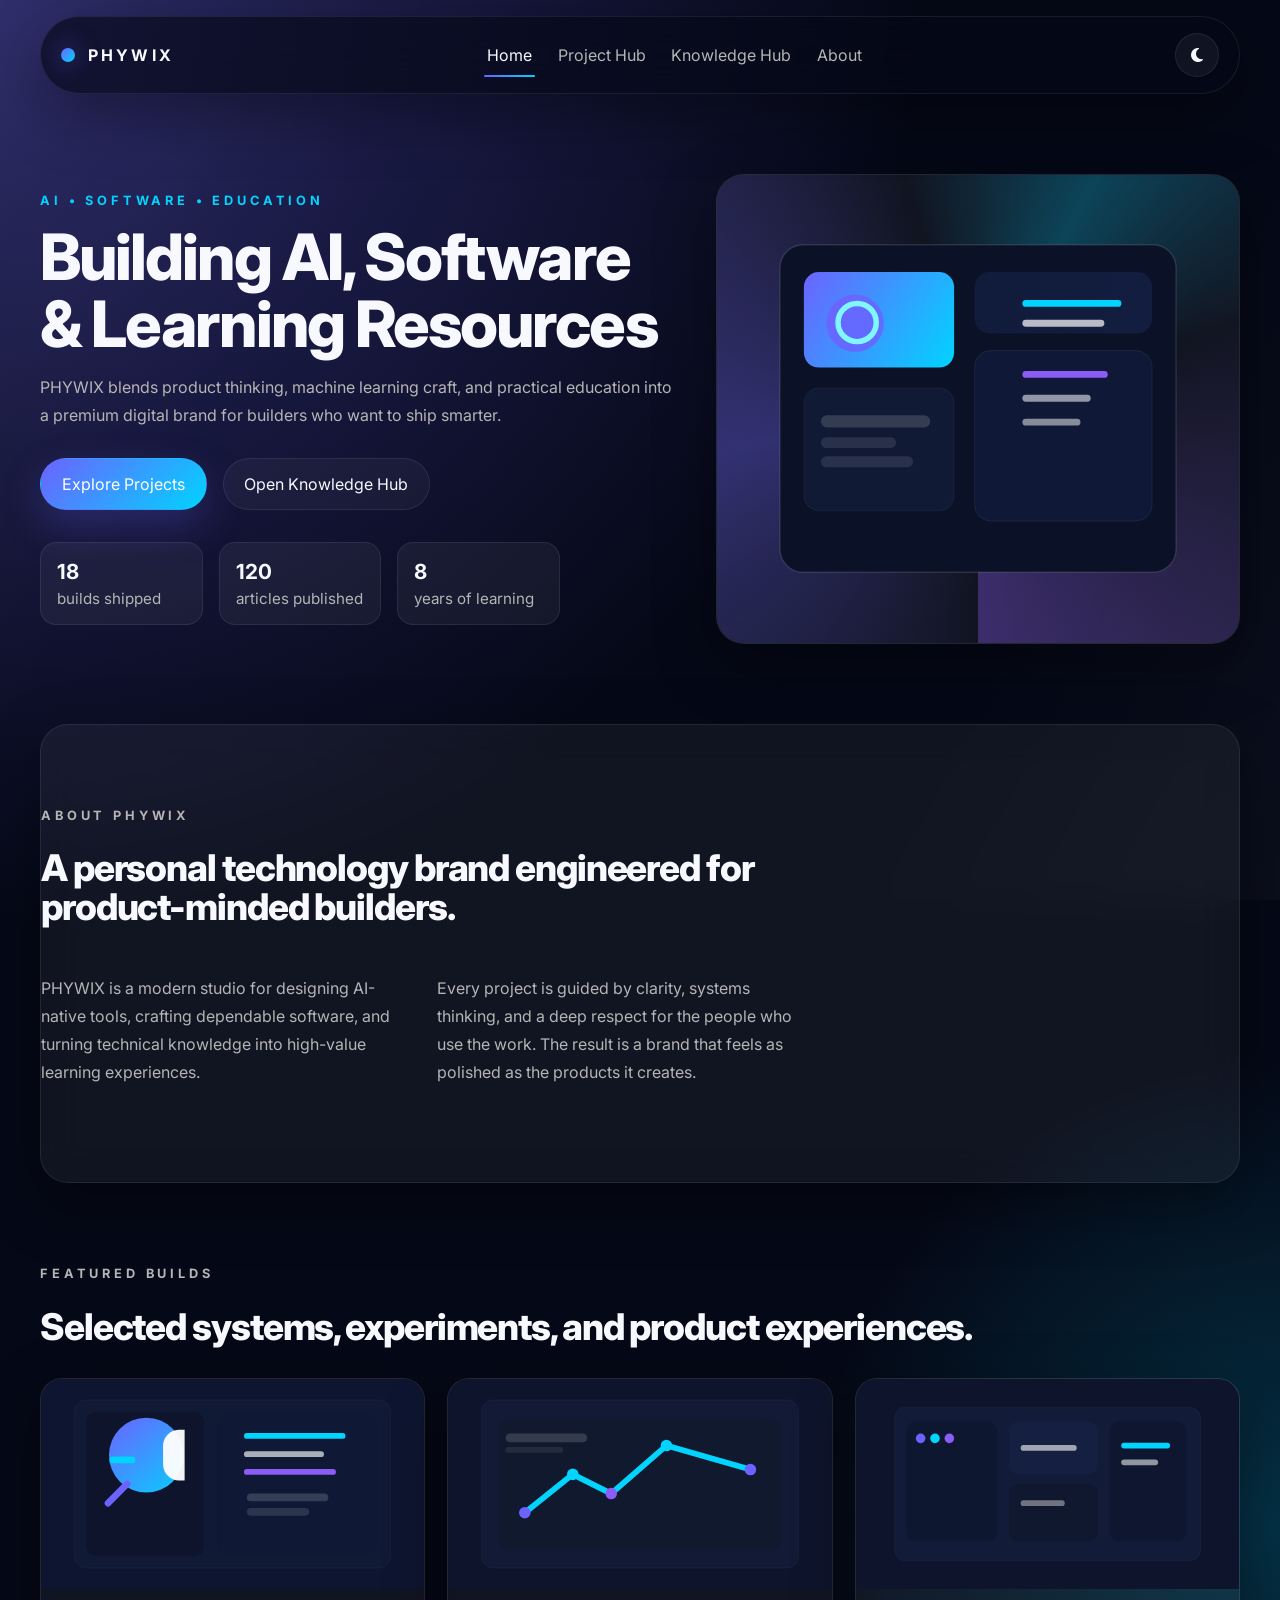
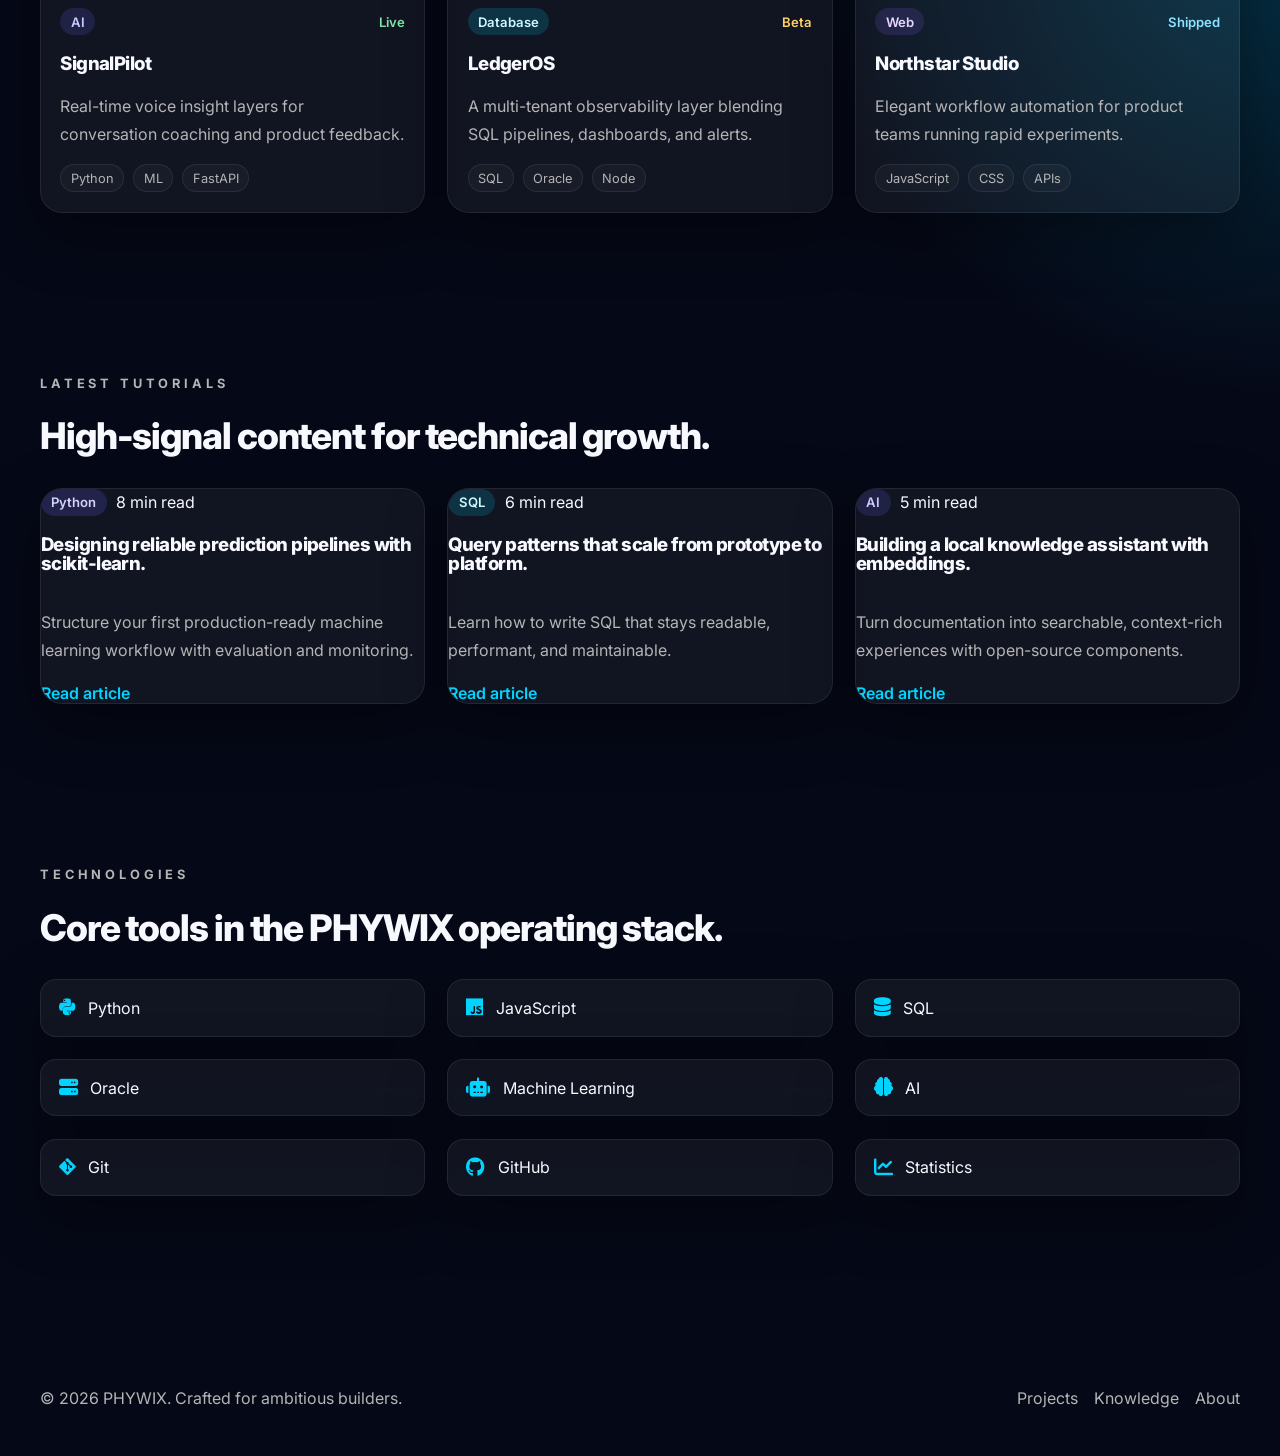
<file: index.html>
<!DOCTYPE html>
<html lang="en">
  <head>
    <meta charset="UTF-8" />
    <meta name="viewport" content="width=device-width, initial-scale=1.0" />
    <meta
      name="description"
      content="PHYWIX is a premium technology brand building AI, software, and learning experiences for modern teams and builders."
    />
    <meta name="theme-color" content="#050816" />
    <title>PHYWIX — Building AI, Software & Learning Resources</title>
    <link rel="preconnect" href="https://fonts.googleapis.com" />
    <link rel="preconnect" href="https://fonts.gstatic.com" crossorigin />
    <link
      href="https://fonts.googleapis.com/css2?family=Inter:wght@400;500;600;700;800&display=swap"
      rel="stylesheet"
    />
    <link
      rel="stylesheet"
      href="https://cdnjs.cloudflare.com/ajax/libs/font-awesome/6.5.2/css/all.min.css"
      integrity="sha512-..."
      crossorigin="anonymous"
      referrerpolicy="no-referrer"
    />
    <link rel="stylesheet" href="css/style.css" />
    <link rel="stylesheet" href="css/animations.css" />
    <link rel="stylesheet" href="css/responsive.css" />
  </head>
  <body>
    <div class="loading-screen" id="loadingScreen" aria-hidden="true">
      <div class="loading-shell">
        <div class="loading-orb"></div>
        <p>Initializing PHYWIX experience</p>
      </div>
    </div>

    <div class="scroll-progress" id="scrollProgress"></div>

    <header class="site-header">
      <a class="brand" href="index.html" aria-label="PHYWIX home">
        <span class="brand-mark"></span>
        <span>PHYWIX</span>
      </a>

      <button class="mobile-nav-toggle" id="mobileNavToggle" aria-expanded="false" aria-label="Toggle navigation">
        <span></span>
        <span></span>
        <span></span>
      </button>

      <nav class="site-nav" id="siteNav" aria-label="Primary navigation">
        <a href="index.html" class="active">Home</a>
        <a href="projects.html">Project Hub</a>
        <a href="knowledge.html">Knowledge Hub</a>
        <a href="about.html">About</a>
      </nav>

      <button class="icon-button theme-toggle" id="themeToggle" aria-label="Toggle theme">
        <i class="fa-solid fa-moon"></i>
      </button>
    </header>

    <main id="top">
      <section class="hero section">
        <div class="hero-copy reveal" data-reveal>
          <p class="eyebrow">AI • Software • Education</p>
          <h1>Building AI, Software & Learning Resources</h1>
          <p class="hero-text">
            PHYWIX blends product thinking, machine learning craft, and practical education into a premium digital brand for builders who want to ship smarter.
          </p>
          <div class="hero-actions">
            <a href="projects.html" class="button button-primary">Explore Projects</a>
            <a href="knowledge.html" class="button button-secondary">Open Knowledge Hub</a>
          </div>
          <div class="hero-stats">
            <div>
              <strong data-counter="18">0</strong>
              <span>builds shipped</span>
            </div>
            <div>
              <strong data-counter="120">0</strong>
              <span>articles published</span>
            </div>
            <div>
              <strong data-counter="8">0</strong>
              <span>years of learning</span>
            </div>
          </div>
        </div>
        <div class="hero-visual reveal" data-reveal>
          <div class="orbital-card">
            <img src="assets/images/hero-illustration.svg" alt="Futuristic dashboard illustration" loading="eager" />
          </div>
        </div>
      </section>

      <section class="glass-panel intro-panel section reveal" data-reveal>
        <div class="section-heading">
          <p class="eyebrow">About PHYWIX</p>
          <h2>A personal technology brand engineered for product-minded builders.</h2>
        </div>
        <div class="intro-grid">
          <p>
            PHYWIX is a modern studio for designing AI-native tools, crafting dependable software, and turning technical knowledge into high-value learning experiences.
          </p>
          <p>
            Every project is guided by clarity, systems thinking, and a deep respect for the people who use the work. The result is a brand that feels as polished as the products it creates.
          </p>
        </div>
      </section>

      <section class="section reveal" data-reveal>
        <div class="section-heading">
          <p class="eyebrow">Featured Builds</p>
          <h2>Selected systems, experiments, and product experiences.</h2>
        </div>
        <div class="projects-grid">
          <article class="card project-card tilt-card">
            <img src="assets/images/project-voice.svg" alt="Voice analysis assistant dashboard" loading="lazy" />
            <div class="card-body">
              <div class="card-meta"><span class="badge badge-ai">AI</span><span class="status live">Live</span></div>
              <h3>SignalPilot</h3>
              <p>Real-time voice insight layers for conversation coaching and product feedback.</p>
              <div class="tag-list"><span>Python</span><span>ML</span><span>FastAPI</span></div>
            </div>
          </article>
          <article class="card project-card tilt-card">
            <img src="assets/images/project-data.svg" alt="Analytics workspace interface" loading="lazy" />
            <div class="card-body">
              <div class="card-meta"><span class="badge badge-data">Database</span><span class="status beta">Beta</span></div>
              <h3>LedgerOS</h3>
              <p>A multi-tenant observability layer blending SQL pipelines, dashboards, and alerts.</p>
              <div class="tag-list"><span>SQL</span><span>Oracle</span><span>Node</span></div>
            </div>
          </article>
          <article class="card project-card tilt-card">
            <img src="assets/images/project-app.svg" alt="SaaS web app dashboard" loading="lazy" />
            <div class="card-body">
              <div class="card-meta"><span class="badge badge-web">Web</span><span class="status shipped">Shipped</span></div>
              <h3>Northstar Studio</h3>
              <p>Elegant workflow automation for product teams running rapid experiments.</p>
              <div class="tag-list"><span>JavaScript</span><span>CSS</span><span>APIs</span></div>
            </div>
          </article>
        </div>
      </section>

      <section class="section reveal" data-reveal>
        <div class="section-heading">
          <p class="eyebrow">Latest Tutorials</p>
          <h2>High-signal content for technical growth.</h2>
        </div>
        <div class="article-grid">
          <article class="card article-card">
            <div class="article-top">
              <span class="badge badge-python">Python</span>
              <span>8 min read</span>
            </div>
            <h3>Designing reliable prediction pipelines with scikit-learn.</h3>
            <p>Structure your first production-ready machine learning workflow with evaluation and monitoring.</p>
            <a href="knowledge.html" class="text-link">Read article</a>
          </article>
          <article class="card article-card">
            <div class="article-top">
              <span class="badge badge-db">SQL</span>
              <span>6 min read</span>
            </div>
            <h3>Query patterns that scale from prototype to platform.</h3>
            <p>Learn how to write SQL that stays readable, performant, and maintainable.</p>
            <a href="knowledge.html" class="text-link">Read article</a>
          </article>
          <article class="card article-card">
            <div class="article-top">
              <span class="badge badge-ai">AI</span>
              <span>5 min read</span>
            </div>
            <h3>Building a local knowledge assistant with embeddings.</h3>
            <p>Turn documentation into searchable, context-rich experiences with open-source components.</p>
            <a href="knowledge.html" class="text-link">Read article</a>
          </article>
        </div>
      </section>

      <section class="section reveal" data-reveal>
        <div class="section-heading">
          <p class="eyebrow">Technologies</p>
          <h2>Core tools in the PHYWIX operating stack.</h2>
        </div>
        <div class="tech-grid">
          <div class="skill-card"><i class="fa-brands fa-python"></i><span>Python</span></div>
          <div class="skill-card"><i class="fa-brands fa-js"></i><span>JavaScript</span></div>
          <div class="skill-card"><i class="fa-solid fa-database"></i><span>SQL</span></div>
          <div class="skill-card"><i class="fa-solid fa-server"></i><span>Oracle</span></div>
          <div class="skill-card"><i class="fa-solid fa-robot"></i><span>Machine Learning</span></div>
          <div class="skill-card"><i class="fa-solid fa-brain"></i><span>AI</span></div>
          <div class="skill-card"><i class="fa-brands fa-git-alt"></i><span>Git</span></div>
          <div class="skill-card"><i class="fa-brands fa-github"></i><span>GitHub</span></div>
          <div class="skill-card"><i class="fa-solid fa-chart-line"></i><span>Statistics</span></div>
        </div>
      </section>
    </main>

    <footer class="site-footer">
      <p>© <span id="year"></span> PHYWIX. Crafted for ambitious builders.</p>
      <div class="footer-links">
        <a href="projects.html">Projects</a>
        <a href="knowledge.html">Knowledge</a>
        <a href="about.html">About</a>
      </div>
    </footer>

    <button class="back-to-top" id="backToTop" aria-label="Back to top">
      <i class="fa-solid fa-arrow-up"></i>
    </button>

    <div class="toast" id="toast" role="status" aria-live="polite"></div>

    <script src="js/main.js"></script>
    <script src="js/animations.js"></script>
  </body>
</html>
</file>
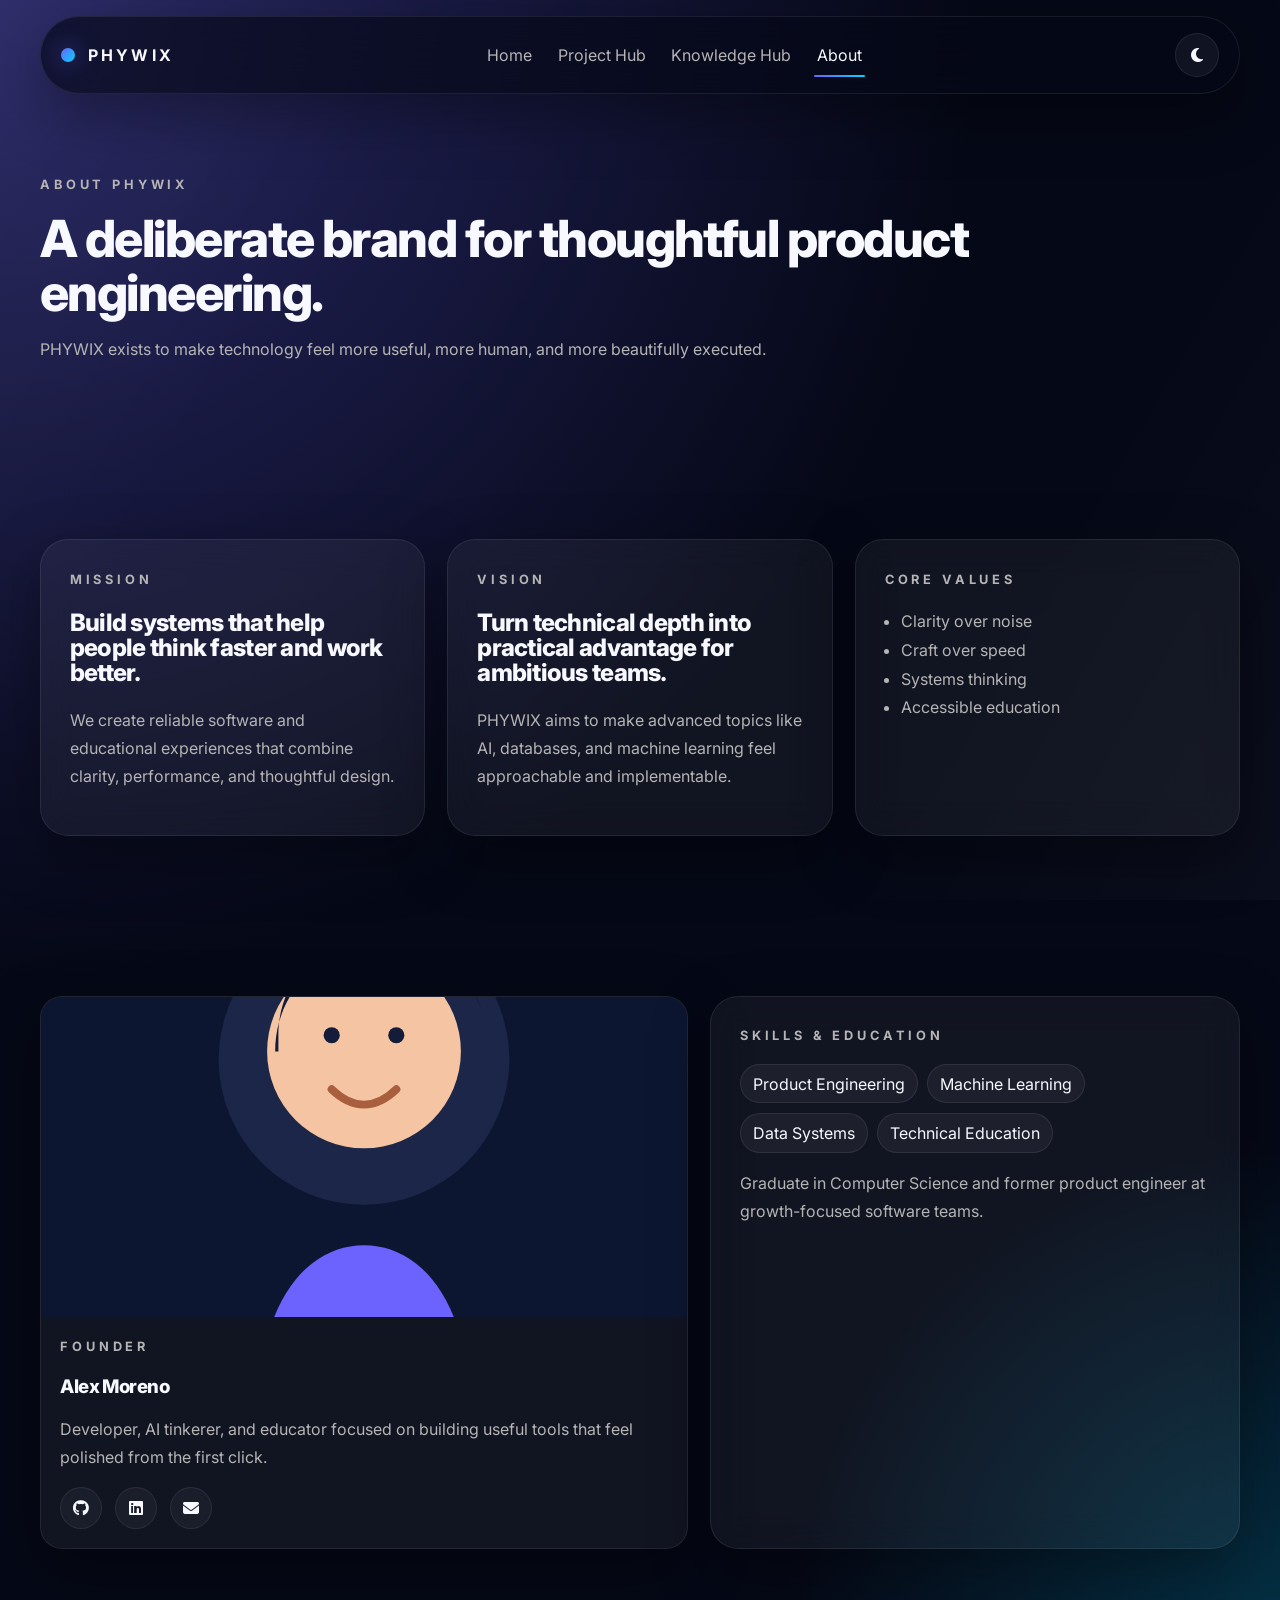
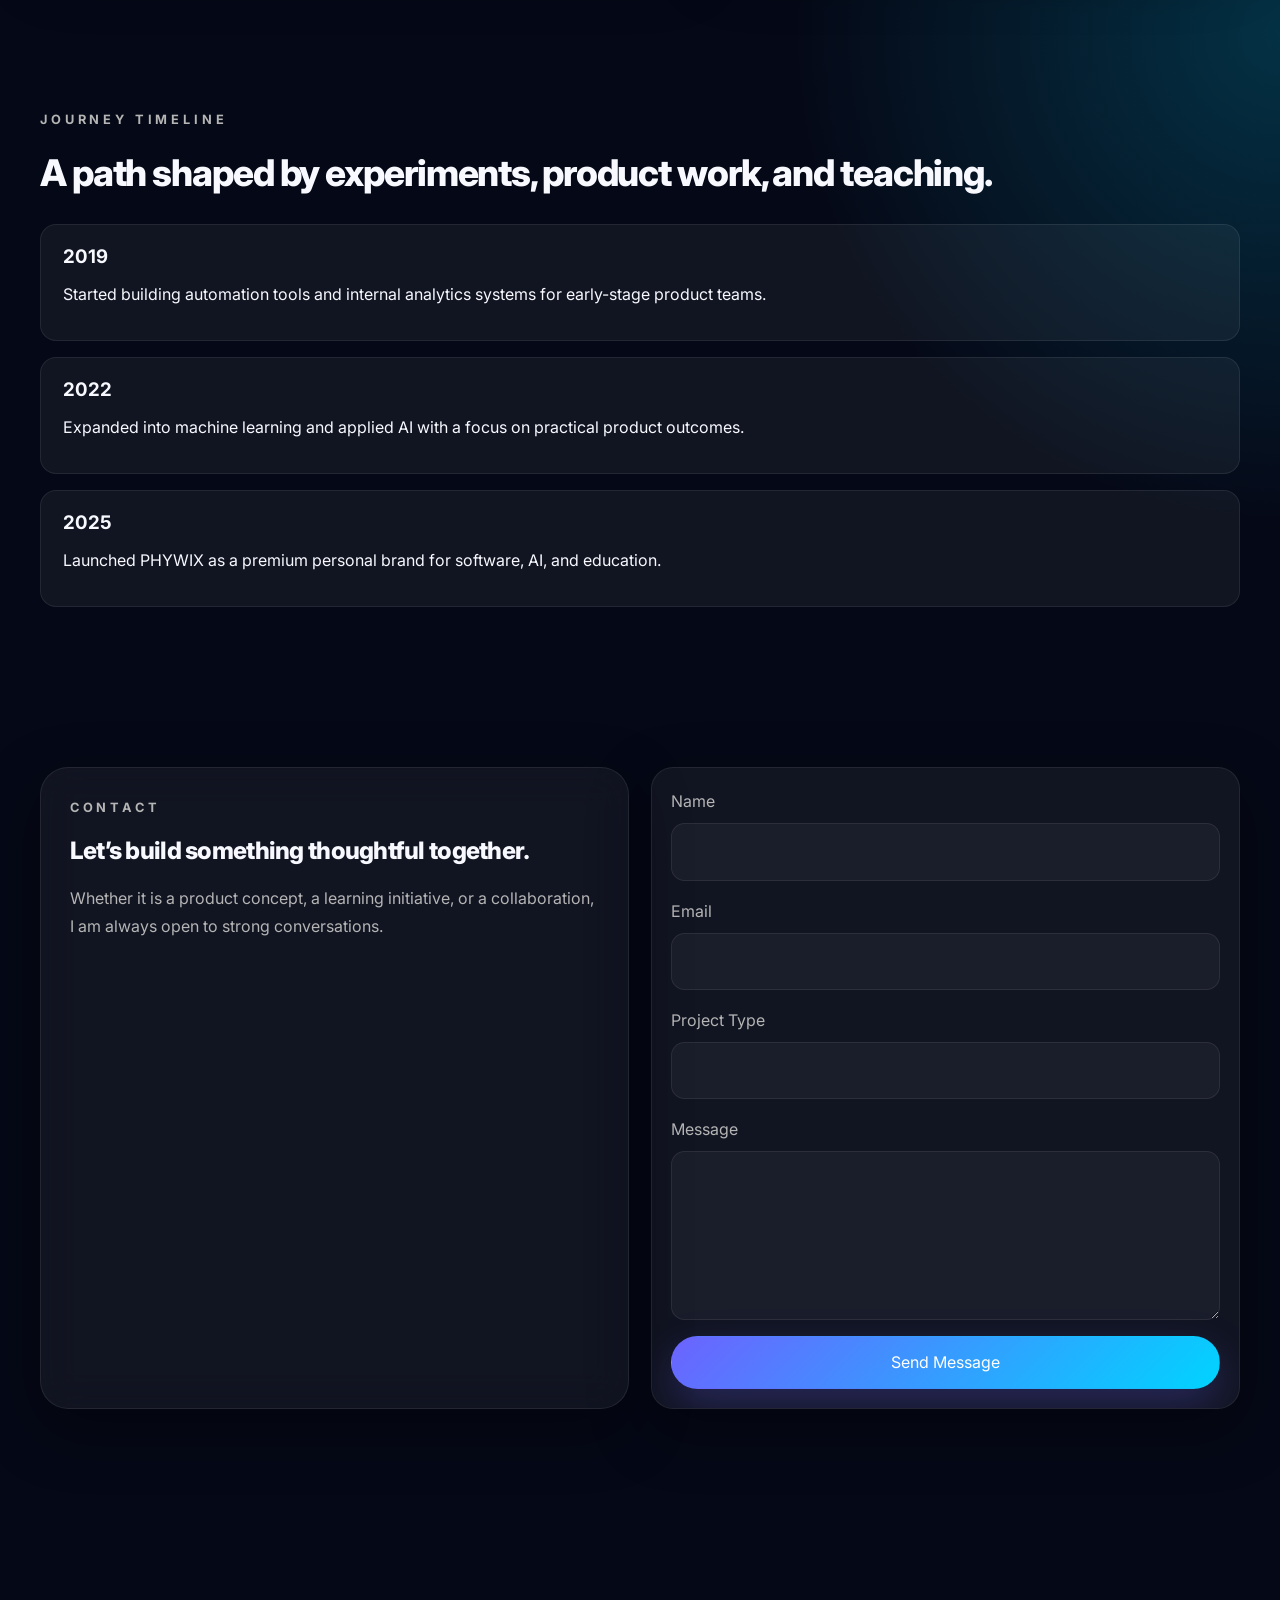
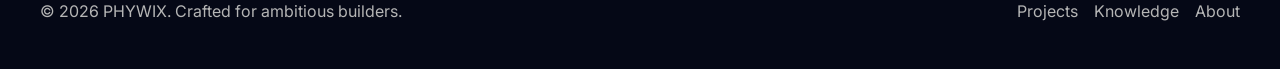
<file: about.html>
<!DOCTYPE html>
<html lang="en">
  <head>
    <meta charset="UTF-8" />
    <meta name="viewport" content="width=device-width, initial-scale=1.0" />
    <meta name="description" content="Learn about the PHYWIX mission, values, journey, and contact options." />
    <title>PHYWIX — About</title>
    <link rel="preconnect" href="https://fonts.googleapis.com" />
    <link rel="preconnect" href="https://fonts.gstatic.com" crossorigin />
    <link href="https://fonts.googleapis.com/css2?family=Inter:wght@400;500;600;700;800&display=swap" rel="stylesheet" />
    <link rel="stylesheet" href="https://cdnjs.cloudflare.com/ajax/libs/font-awesome/6.5.2/css/all.min.css" />
    <link rel="stylesheet" href="css/style.css" />
    <link rel="stylesheet" href="css/animations.css" />
    <link rel="stylesheet" href="css/responsive.css" />
  </head>
  <body>
    <div class="loading-screen" id="loadingScreen" aria-hidden="true">
      <div class="loading-shell">
        <div class="loading-orb"></div>
        <p>Opening PHYWIX profile</p>
      </div>
    </div>

    <div class="scroll-progress" id="scrollProgress"></div>

    <header class="site-header">
      <a class="brand" href="index.html"><span class="brand-mark"></span><span>PHYWIX</span></a>
      <button class="mobile-nav-toggle" id="mobileNavToggle" aria-expanded="false" aria-label="Toggle navigation">
        <span></span><span></span><span></span>
      </button>
      <nav class="site-nav" id="siteNav" aria-label="Primary navigation">
        <a href="index.html">Home</a>
        <a href="projects.html">Project Hub</a>
        <a href="knowledge.html">Knowledge Hub</a>
        <a href="about.html" class="active">About</a>
      </nav>
      <button class="icon-button theme-toggle" id="themeToggle" aria-label="Toggle theme"><i class="fa-solid fa-moon"></i></button>
    </header>

    <main id="top">
      <section class="page-hero section">
        <div class="page-hero-copy reveal" data-reveal>
          <p class="eyebrow">About PHYWIX</p>
          <h1>A deliberate brand for thoughtful product engineering.</h1>
          <p>PHYWIX exists to make technology feel more useful, more human, and more beautifully executed.</p>
        </div>
      </section>

      <section class="section reveal" data-reveal>
        <div class="about-grid">
          <div class="glass-panel about-card">
            <p class="eyebrow">Mission</p>
            <h2>Build systems that help people think faster and work better.</h2>
            <p>We create reliable software and educational experiences that combine clarity, performance, and thoughtful design.</p>
          </div>
          <div class="glass-panel about-card">
            <p class="eyebrow">Vision</p>
            <h2>Turn technical depth into practical advantage for ambitious teams.</h2>
            <p>PHYWIX aims to make advanced topics like AI, databases, and machine learning feel approachable and implementable.</p>
          </div>
          <div class="glass-panel about-card">
            <p class="eyebrow">Core Values</p>
            <ul class="value-list">
              <li>Clarity over noise</li>
              <li>Craft over speed</li>
              <li>Systems thinking</li>
              <li>Accessible education</li>
            </ul>
          </div>
        </div>
      </section>

      <section class="section reveal" data-reveal>
        <div class="founder-layout">
          <div class="card founder-card">
            <img src="assets/images/founder-photo.svg" alt="Portrait placeholder for PHYWIX founder" loading="lazy" />
            <div class="card-body">
              <p class="eyebrow">Founder</p>
              <h3>Alex Moreno</h3>
              <p>Developer, AI tinkerer, and educator focused on building useful tools that feel polished from the first click.</p>
              <div class="social-links">
                <a href="https://github.com" target="_blank" rel="noreferrer"><i class="fa-brands fa-github"></i></a>
                <a href="https://linkedin.com" target="_blank" rel="noreferrer"><i class="fa-brands fa-linkedin"></i></a>
                <a href="mailto:hello@phywix.com"><i class="fa-solid fa-envelope"></i></a>
              </div>
            </div>
          </div>
          <div class="glass-panel about-card">
            <p class="eyebrow">Skills & Education</p>
            <div class="skill-list">
              <span>Product Engineering</span>
              <span>Machine Learning</span>
              <span>Data Systems</span>
              <span>Technical Education</span>
            </div>
            <p>Graduate in Computer Science and former product engineer at growth-focused software teams.</p>
          </div>
        </div>
      </section>

      <section class="section reveal" data-reveal>
        <div class="section-heading">
          <p class="eyebrow">Journey Timeline</p>
          <h2>A path shaped by experiments, product work, and teaching.</h2>
        </div>
        <div class="timeline">
          <div class="timeline-item">
            <h3>2019</h3>
            <p>Started building automation tools and internal analytics systems for early-stage product teams.</p>
          </div>
          <div class="timeline-item">
            <h3>2022</h3>
            <p>Expanded into machine learning and applied AI with a focus on practical product outcomes.</p>
          </div>
          <div class="timeline-item">
            <h3>2025</h3>
            <p>Launched PHYWIX as a premium personal brand for software, AI, and education.</p>
          </div>
        </div>
      </section>

      <section class="section reveal" data-reveal>
        <div class="contact-grid">
          <div class="glass-panel contact-card">
            <p class="eyebrow">Contact</p>
            <h2>Let’s build something thoughtful together.</h2>
            <p>Whether it is a product concept, a learning initiative, or a collaboration, I am always open to strong conversations.</p>
          </div>
          <form class="card contact-form" id="contactForm" novalidate>
            <label>
              Name
              <input type="text" id="name" name="name" required />
            </label>
            <label>
              Email
              <input type="email" id="email" name="email" required />
            </label>
            <label>
              Project Type
              <input type="text" id="subject" name="subject" required />
            </label>
            <label>
              Message
              <textarea id="message" name="message" rows="5" required></textarea>
            </label>
            <button class="button button-primary" type="submit">Send Message</button>
          </form>
        </div>
      </section>
    </main>

    <footer class="site-footer">
      <p>© <span id="year"></span> PHYWIX. Crafted for ambitious builders.</p>
      <div class="footer-links"><a href="projects.html">Projects</a><a href="knowledge.html">Knowledge</a><a href="about.html">About</a></div>
    </footer>

    <button class="back-to-top" id="backToTop" aria-label="Back to top"><i class="fa-solid fa-arrow-up"></i></button>
    <div class="toast" id="toast" role="status" aria-live="polite"></div>

    <script src="js/main.js"></script>
    <script src="js/animations.js"></script>
  </body>
</html>
</file>
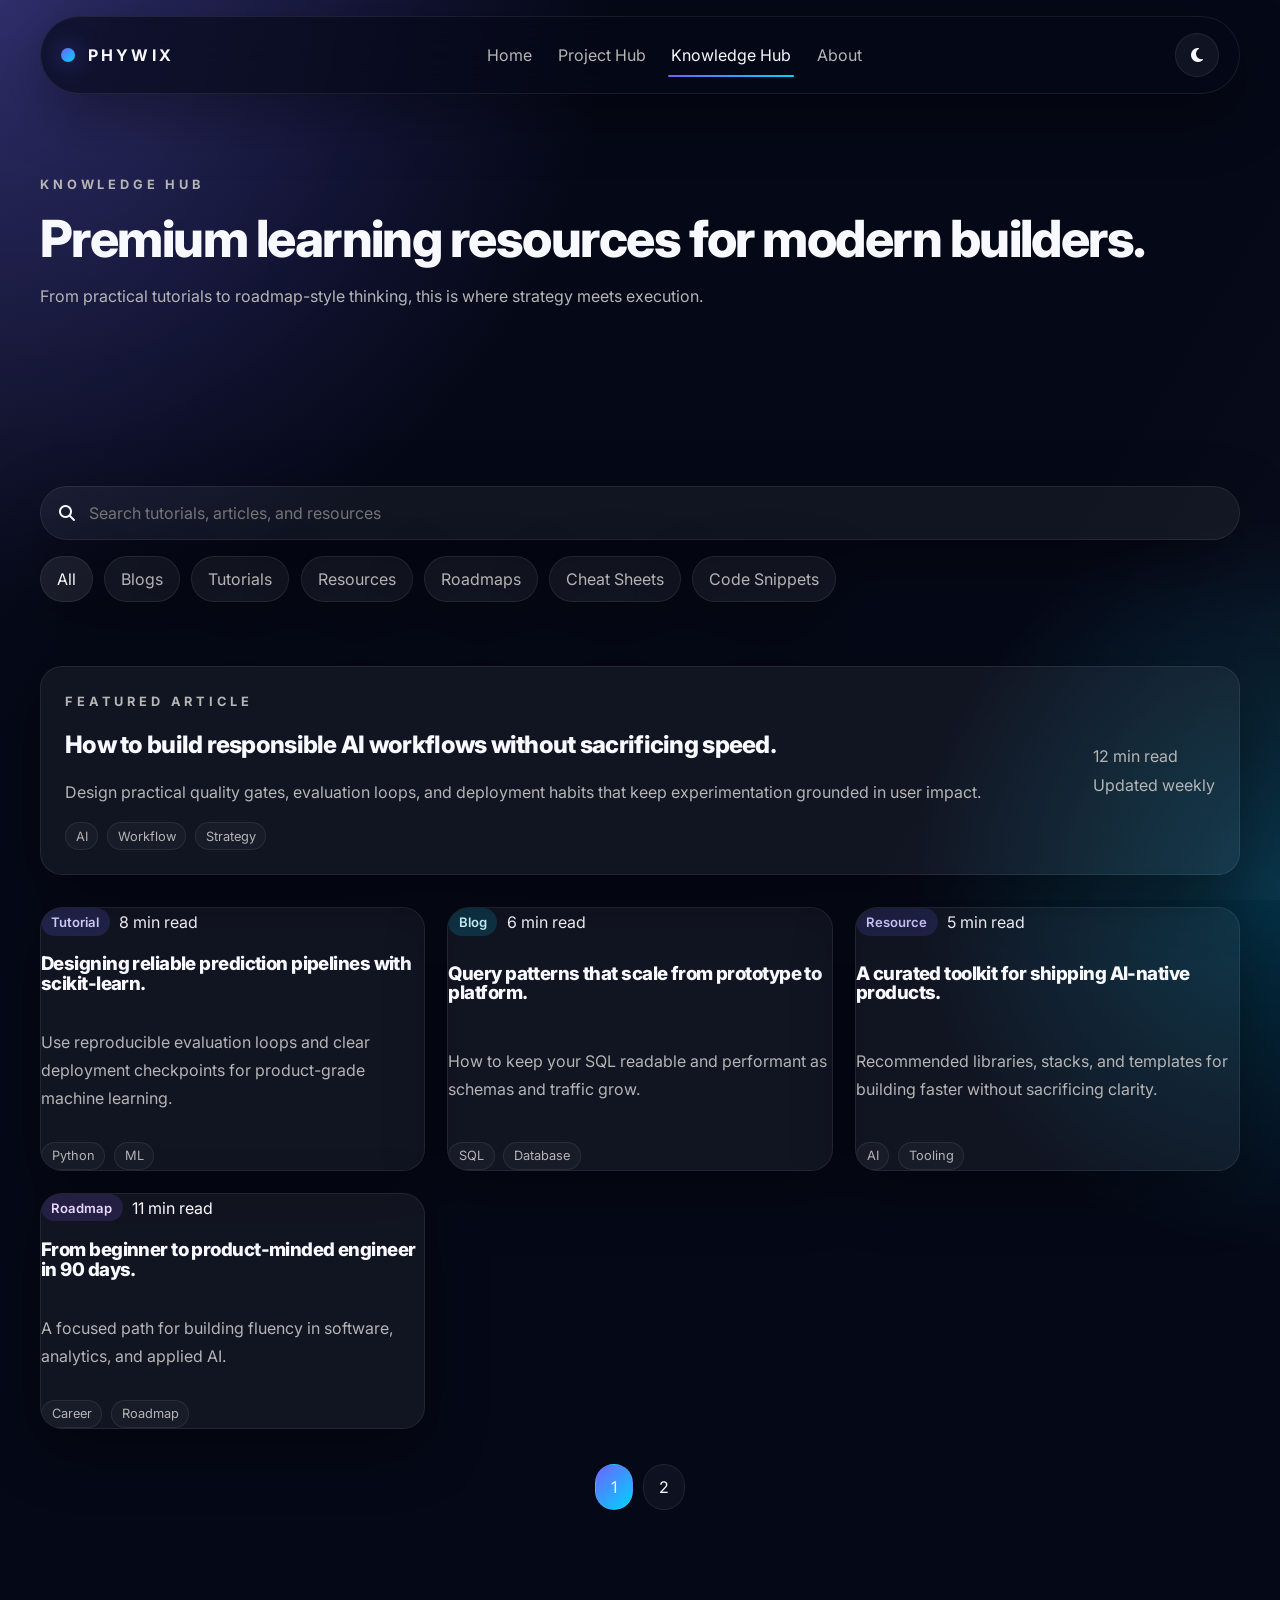
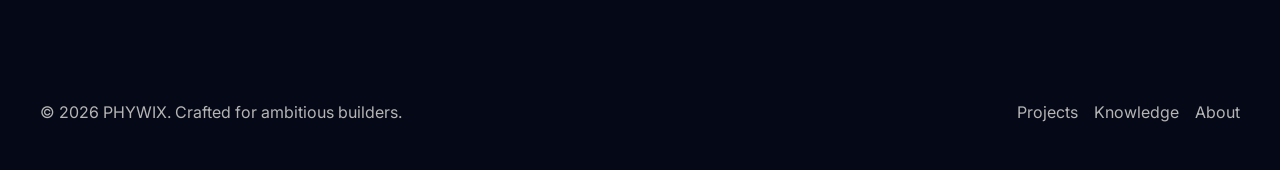
<file: knowledge.html>
<!DOCTYPE html>
<html lang="en">
  <head>
    <meta charset="UTF-8" />
    <meta name="viewport" content="width=device-width, initial-scale=1.0" />
    <meta name="description" content="Browse tutorials, articles, roadmaps, and resources from PHYWIX." />
    <title>PHYWIX — Knowledge Hub</title>
    <link rel="preconnect" href="https://fonts.googleapis.com" />
    <link rel="preconnect" href="https://fonts.gstatic.com" crossorigin />
    <link href="https://fonts.googleapis.com/css2?family=Inter:wght@400;500;600;700;800&display=swap" rel="stylesheet" />
    <link rel="stylesheet" href="https://cdnjs.cloudflare.com/ajax/libs/font-awesome/6.5.2/css/all.min.css" />
    <link rel="stylesheet" href="css/style.css" />
    <link rel="stylesheet" href="css/animations.css" />
    <link rel="stylesheet" href="css/responsive.css" />
  </head>
  <body>
    <div class="loading-screen" id="loadingScreen" aria-hidden="true">
      <div class="loading-shell">
        <div class="loading-orb"></div>
        <p>Preparing learning library</p>
      </div>
    </div>

    <div class="scroll-progress" id="scrollProgress"></div>

    <header class="site-header">
      <a class="brand" href="index.html"><span class="brand-mark"></span><span>PHYWIX</span></a>
      <button class="mobile-nav-toggle" id="mobileNavToggle" aria-expanded="false" aria-label="Toggle navigation">
        <span></span><span></span><span></span>
      </button>
      <nav class="site-nav" id="siteNav" aria-label="Primary navigation">
        <a href="index.html">Home</a>
        <a href="projects.html">Project Hub</a>
        <a href="knowledge.html" class="active">Knowledge Hub</a>
        <a href="about.html">About</a>
      </nav>
      <button class="icon-button theme-toggle" id="themeToggle" aria-label="Toggle theme"><i class="fa-solid fa-moon"></i></button>
    </header>

    <main id="top">
      <section class="page-hero section">
        <div class="page-hero-copy reveal" data-reveal>
          <p class="eyebrow">Knowledge Hub</p>
          <h1>Premium learning resources for modern builders.</h1>
          <p>From practical tutorials to roadmap-style thinking, this is where strategy meets execution.</p>
        </div>
      </section>

      <section class="section reveal" data-reveal>
        <div class="knowledge-toolbar">
          <div class="search-box">
            <i class="fa-solid fa-magnifying-glass"></i>
            <input type="search" id="knowledgeSearch" placeholder="Search tutorials, articles, and resources" aria-label="Search knowledge content" />
          </div>
          <div class="filter-bar compact" role="toolbar" aria-label="Knowledge filters">
            <button class="filter-chip active" data-filter="all">All</button>
            <button class="filter-chip" data-filter="blog">Blogs</button>
            <button class="filter-chip" data-filter="tutorial">Tutorials</button>
            <button class="filter-chip" data-filter="resource">Resources</button>
            <button class="filter-chip" data-filter="roadmap">Roadmaps</button>
            <button class="filter-chip" data-filter="cheatsheet">Cheat Sheets</button>
            <button class="filter-chip" data-filter="snippet">Code Snippets</button>
          </div>
        </div>

        <article class="featured-article card reveal" data-reveal>
          <div class="featured-content">
            <p class="eyebrow">Featured article</p>
            <h2>How to build responsible AI workflows without sacrificing speed.</h2>
            <p>Design practical quality gates, evaluation loops, and deployment habits that keep experimentation grounded in user impact.</p>
            <div class="tag-list"><span>AI</span><span>Workflow</span><span>Strategy</span></div>
          </div>
          <div class="featured-meta">
            <span>12 min read</span>
            <span>Updated weekly</span>
          </div>
        </article>

        <div class="article-grid" id="knowledgeGrid">
          <article class="card article-card" data-category="tutorial" data-title="Reliable ML Pipelines" data-tags="python,ml,workflow">
            <div class="article-top"><span class="badge badge-python">Tutorial</span><span>8 min read</span></div>
            <h3>Designing reliable prediction pipelines with scikit-learn.</h3>
            <p>Use reproducible evaluation loops and clear deployment checkpoints for product-grade machine learning.</p>
            <div class="tag-list"><span>Python</span><span>ML</span></div>
          </article>
          <article class="card article-card" data-category="blog" data-title="SQL at Scale" data-tags="sql,database,performance">
            <div class="article-top"><span class="badge badge-db">Blog</span><span>6 min read</span></div>
            <h3>Query patterns that scale from prototype to platform.</h3>
            <p>How to keep your SQL readable and performant as schemas and traffic grow.</p>
            <div class="tag-list"><span>SQL</span><span>Database</span></div>
          </article>
          <article class="card article-card" data-category="resource" data-title="Open Source Toolkit" data-tags="ai,tools,resources">
            <div class="article-top"><span class="badge badge-ai">Resource</span><span>5 min read</span></div>
            <h3>A curated toolkit for shipping AI-native products.</h3>
            <p>Recommended libraries, stacks, and templates for building faster without sacrificing clarity.</p>
            <div class="tag-list"><span>AI</span><span>Tooling</span></div>
          </article>
          <article class="card article-card" data-category="roadmap" data-title="Learning Roadmap" data-tags="career,roadmap,product">
            <div class="article-top"><span class="badge badge-web">Roadmap</span><span>11 min read</span></div>
            <h3>From beginner to product-minded engineer in 90 days.</h3>
            <p>A focused path for building fluency in software, analytics, and applied AI.</p>
            <div class="tag-list"><span>Career</span><span>Roadmap</span></div>
          </article>
          <article class="card article-card" data-category="cheatsheet" data-title="Git Commands" data-tags="git,workflow,terminal">
            <div class="article-top"><span class="badge badge-python">Cheat Sheet</span><span>3 min read</span></div>
            <h3>Fast command reference for everyday product delivery.</h3>
            <p>Keep your version control and release rituals lean, consistent, and dependable.</p>
            <div class="tag-list"><span>Git</span><span>Workflow</span></div>
          </article>
          <article class="card article-card" data-category="snippet" data-title="Embeddings Snippet" data-tags="python,ai,snippet">
            <div class="article-top"><span class="badge badge-ai">Code Snippet</span><span>4 min read</span></div>
            <h3>A lightweight embedding workflow for local knowledge search.</h3>
            <p>Prototype retrieval experiences quickly using sentence-transformers and a small index.</p>
            <div class="tag-list"><span>Python</span><span>AI</span></div>
          </article>
        </div>

        <div class="pagination" id="pagination" aria-label="Content pagination"></div>
      </section>
    </main>

    <footer class="site-footer">
      <p>© <span id="year"></span> PHYWIX. Crafted for ambitious builders.</p>
      <div class="footer-links"><a href="projects.html">Projects</a><a href="knowledge.html">Knowledge</a><a href="about.html">About</a></div>
    </footer>

    <button class="back-to-top" id="backToTop" aria-label="Back to top"><i class="fa-solid fa-arrow-up"></i></button>
    <div class="toast" id="toast" role="status" aria-live="polite"></div>

    <script src="js/main.js"></script>
    <script src="js/animations.js"></script>
    <script src="js/knowledge.js"></script>
  </body>
</html>
</file>
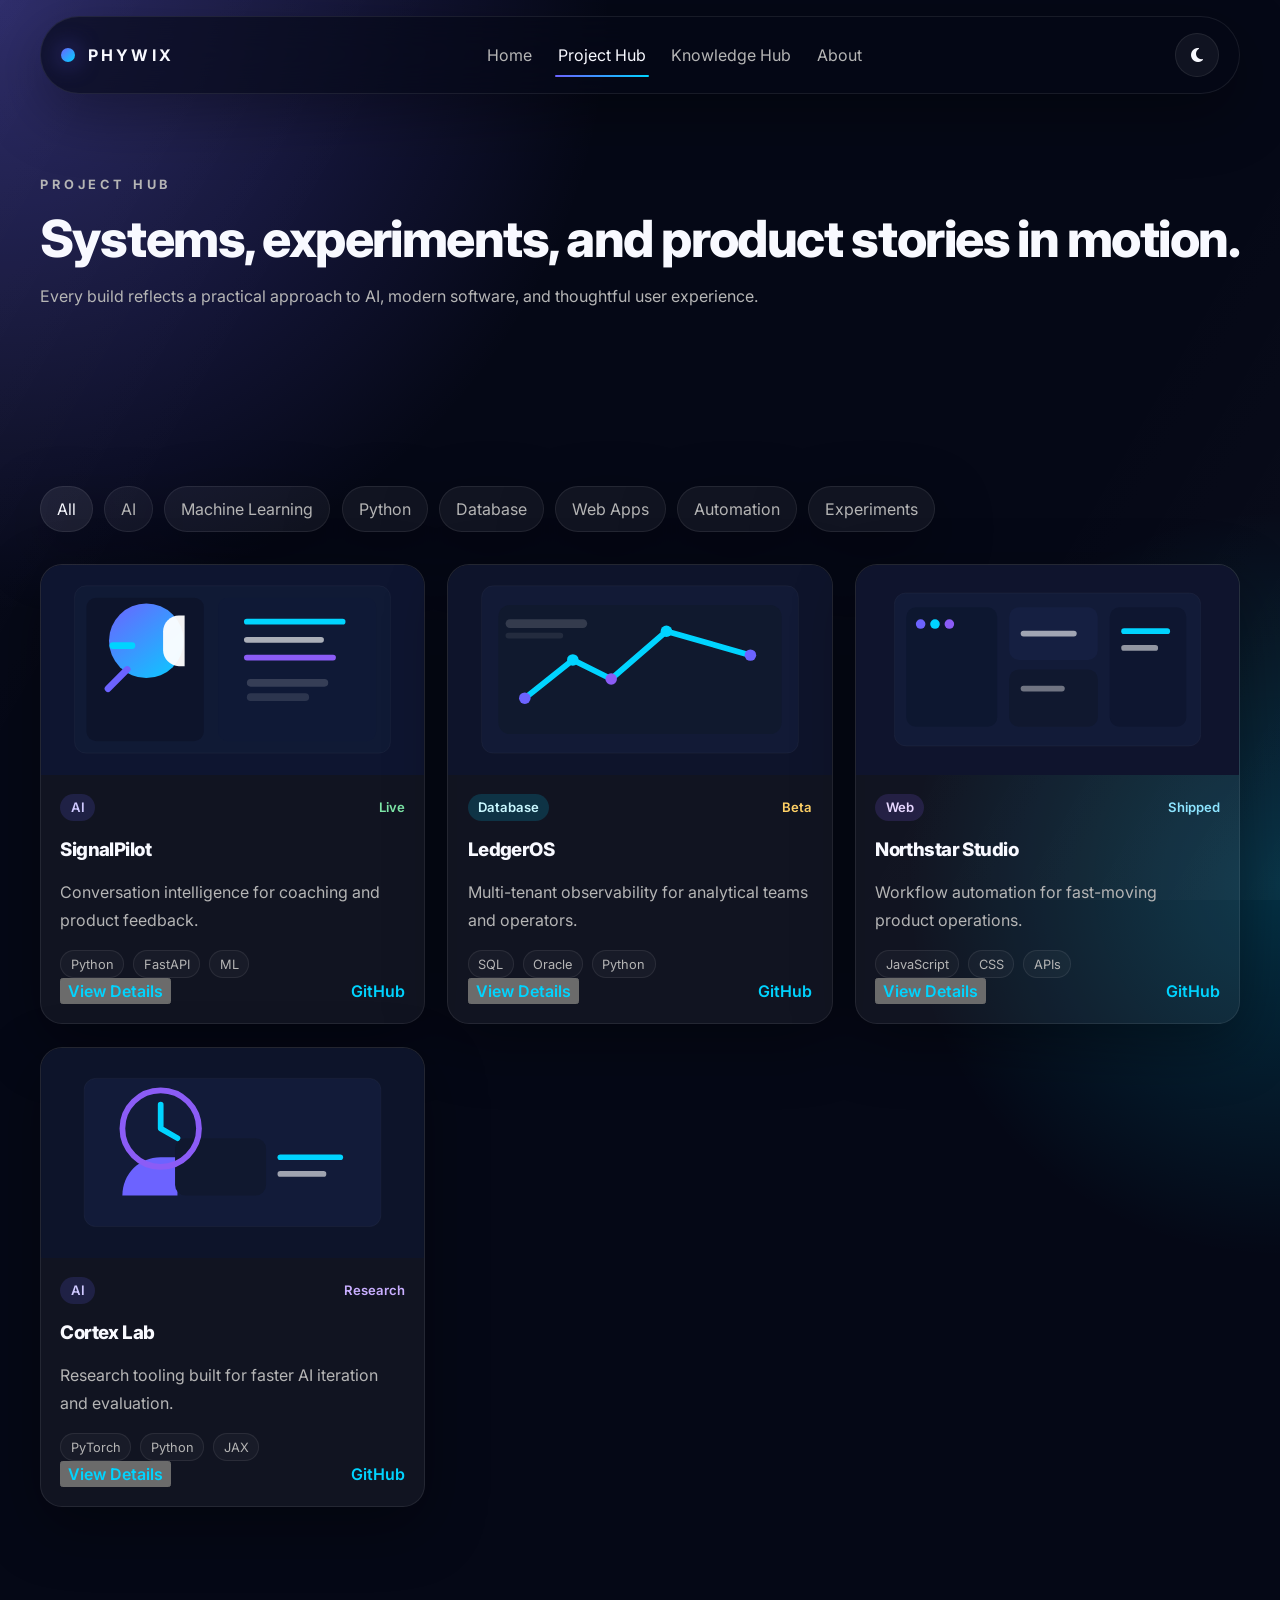
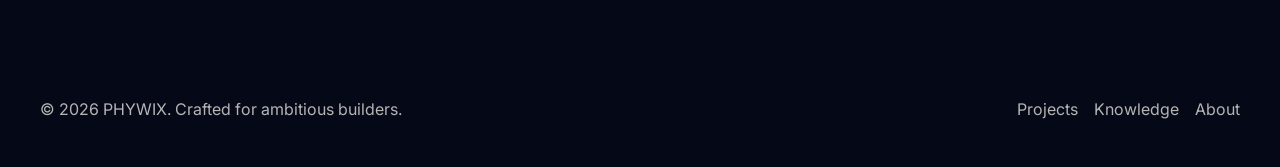
<file: projects.html>
<!DOCTYPE html>
<html lang="en">
  <head>
    <meta charset="UTF-8" />
    <meta name="viewport" content="width=device-width, initial-scale=1.0" />
    <meta name="description" content="Explore projects from the PHYWIX product, AI, and software ecosystem." />
    <title>PHYWIX — Project Hub</title>
    <link rel="preconnect" href="https://fonts.googleapis.com" />
    <link rel="preconnect" href="https://fonts.gstatic.com" crossorigin />
    <link href="https://fonts.googleapis.com/css2?family=Inter:wght@400;500;600;700;800&display=swap" rel="stylesheet" />
    <link rel="stylesheet" href="https://cdnjs.cloudflare.com/ajax/libs/font-awesome/6.5.2/css/all.min.css" />
    <link rel="stylesheet" href="css/style.css" />
    <link rel="stylesheet" href="css/animations.css" />
    <link rel="stylesheet" href="css/responsive.css" />
  </head>
  <body>
    <div class="loading-screen" id="loadingScreen" aria-hidden="true">
      <div class="loading-shell">
        <div class="loading-orb"></div>
        <p>Loading project workspace</p>
      </div>
    </div>

    <div class="scroll-progress" id="scrollProgress"></div>

    <header class="site-header">
      <a class="brand" href="index.html"><span class="brand-mark"></span><span>PHYWIX</span></a>
      <button class="mobile-nav-toggle" id="mobileNavToggle" aria-expanded="false" aria-label="Toggle navigation">
        <span></span><span></span><span></span>
      </button>
      <nav class="site-nav" id="siteNav" aria-label="Primary navigation">
        <a href="index.html">Home</a>
        <a href="projects.html" class="active">Project Hub</a>
        <a href="knowledge.html">Knowledge Hub</a>
        <a href="about.html">About</a>
      </nav>
      <button class="icon-button theme-toggle" id="themeToggle" aria-label="Toggle theme"><i class="fa-solid fa-moon"></i></button>
    </header>

    <main id="top">
      <section class="page-hero section">
        <div class="page-hero-copy reveal" data-reveal>
          <p class="eyebrow">Project Hub</p>
          <h1>Systems, experiments, and product stories in motion.</h1>
          <p>Every build reflects a practical approach to AI, modern software, and thoughtful user experience.</p>
        </div>
      </section>

      <section class="section reveal" data-reveal>
        <div class="filter-bar" role="toolbar" aria-label="Project filters">
          <button class="filter-chip active" data-filter="all">All</button>
          <button class="filter-chip" data-filter="ai">AI</button>
          <button class="filter-chip" data-filter="ml">Machine Learning</button>
          <button class="filter-chip" data-filter="python">Python</button>
          <button class="filter-chip" data-filter="database">Database</button>
          <button class="filter-chip" data-filter="web">Web Apps</button>
          <button class="filter-chip" data-filter="automation">Automation</button>
          <button class="filter-chip" data-filter="experiments">Experiments</button>
        </div>

        <div class="projects-grid" id="projectsGrid">
          <article class="card project-card tilt-card" data-category="ai web" data-title="SignalPilot" data-status="Live" data-stack="Python, FastAPI, Transformers" data-overview="A conversational intelligence layer for retail and support teams looking to turn voice interactions into usable signals." data-features="Real-time transcription, sentiment detection, instant coaching prompts, analytics dashboard" data-architecture="FastAPI services, vector search, event-driven processing, PostgreSQL" data-screenshots="Voice dashboard, insights board, feedback loop" data-challenges="Balancing latency against context quality while keeping insights easy to interpret." data-lessons="Tight feedback loops shorten iteration and improve product fit." data-future="Add multimodal support and private deployment options.">
            <img src="assets/images/project-voice.svg" alt="SignalPilot dashboard" loading="lazy" />
            <div class="card-body">
              <div class="card-meta"><span class="badge badge-ai">AI</span><span class="status live">Live</span></div>
              <h3>SignalPilot</h3>
              <p>Conversation intelligence for coaching and product feedback.</p>
              <div class="tag-list"><span>Python</span><span>FastAPI</span><span>ML</span></div>
              <div class="card-actions"><button class="text-link project-detail-btn" type="button">View Details</button><a class="text-link" href="https://github.com" target="_blank" rel="noreferrer">GitHub</a></div>
            </div>
          </article>

          <article class="card project-card tilt-card" data-category="database ml" data-title="LedgerOS" data-status="Beta" data-stack="SQL, Oracle, Python" data-overview="An observability platform linking business events, database health, and operational signals into one interface." data-features="Pipeline orchestration, anomaly detection, alert routing, query insights" data-architecture="Oracle databases, Python ETL, REST API, React-inspired UI shell" data-screenshots="Executive overview, anomaly timeline, query explorer" data-challenges="Designing a schema that supports both reporting and real-time anomaly detection without sacrificing clarity." data-lessons="Data contracts make analytical systems easier to evolve." data-future="Introduce forecasting and collaborative troubleshooting workflows.">
            <img src="assets/images/project-data.svg" alt="LedgerOS dashboard" loading="lazy" />
            <div class="card-body">
              <div class="card-meta"><span class="badge badge-data">Database</span><span class="status beta">Beta</span></div>
              <h3>LedgerOS</h3>
              <p>Multi-tenant observability for analytical teams and operators.</p>
              <div class="tag-list"><span>SQL</span><span>Oracle</span><span>Python</span></div>
              <div class="card-actions"><button class="text-link project-detail-btn" type="button">View Details</button><a class="text-link" href="https://github.com" target="_blank" rel="noreferrer">GitHub</a></div>
            </div>
          </article>

          <article class="card project-card tilt-card" data-category="web automation" data-title="Northstar Studio" data-status="Shipped" data-stack="JavaScript, CSS, APIs" data-overview="A workflow automation product for product teams that need tightly managed experiments and clear approvals." data-features="Approval flows, automation templates, shared dashboards, status alerts" data-architecture="Static-first frontend, modular service wrappers, API gateway" data-screenshots="Operations view, template builder, review panel" data-challenges="Maintaining elegant UX while keeping automation logic transparent for non-technical teams." data-lessons="Clear defaults help adoption far more than feature breadth." data-future="Add team-specific automation packs and richer audit trails.">
            <img src="assets/images/project-app.svg" alt="Northstar Studio interface" loading="lazy" />
            <div class="card-body">
              <div class="card-meta"><span class="badge badge-web">Web</span><span class="status shipped">Shipped</span></div>
              <h3>Northstar Studio</h3>
              <p>Workflow automation for fast-moving product operations.</p>
              <div class="tag-list"><span>JavaScript</span><span>CSS</span><span>APIs</span></div>
              <div class="card-actions"><button class="text-link project-detail-btn" type="button">View Details</button><a class="text-link" href="https://github.com" target="_blank" rel="noreferrer">GitHub</a></div>
            </div>
          </article>

          <article class="card project-card tilt-card" data-category="experiments ai" data-title="Cortex Lab" data-status="Research" data-stack="Python, PyTorch, JAX" data-overview="An experimentation workspace for rapid prototyping around multimodal reasoning and retrieval techniques." data-features="Prompt evaluation, retrieval tuning, benchmarking tools, experiment tracking" data-architecture="Notebook-first prototyping, modular model adapters, artifact storage" data-screenshots="Experiment dashboard, model comparison, retrieval traces" data-challenges="Making experimentation reproducible without overwhelming builders with setup complexity." data-lessons="Useful defaults multiply research velocity." data-future="Expand to multimodal and collaborative review workflows.">
            <img src="assets/images/project-lab.svg" alt="Cortex Lab experiment interface" loading="lazy" />
            <div class="card-body">
              <div class="card-meta"><span class="badge badge-ai">AI</span><span class="status research">Research</span></div>
              <h3>Cortex Lab</h3>
              <p>Research tooling built for faster AI iteration and evaluation.</p>
              <div class="tag-list"><span>PyTorch</span><span>Python</span><span>JAX</span></div>
              <div class="card-actions"><button class="text-link project-detail-btn" type="button">View Details</button><a class="text-link" href="https://github.com" target="_blank" rel="noreferrer">GitHub</a></div>
            </div>
          </article>
        </div>
      </section>
    </main>

    <footer class="site-footer">
      <p>© <span id="year"></span> PHYWIX. Crafted for ambitious builders.</p>
      <div class="footer-links"><a href="projects.html">Projects</a><a href="knowledge.html">Knowledge</a><a href="about.html">About</a></div>
    </footer>

    <button class="back-to-top" id="backToTop" aria-label="Back to top"><i class="fa-solid fa-arrow-up"></i></button>
    <div class="toast" id="toast" role="status" aria-live="polite"></div>

    <div class="modal" id="projectModal" aria-hidden="true" role="dialog" aria-labelledby="modalTitle">
      <div class="modal-panel">
        <button class="modal-close" id="modalClose" aria-label="Close project details"><i class="fa-solid fa-xmark"></i></button>
        <div class="modal-content">
          <p class="eyebrow">Project overview</p>
          <h2 id="modalTitle">Project title</h2>
          <p id="modalOverview"></p>
          <div class="modal-grid">
            <div><h3>Features</h3><p id="modalFeatures"></p></div>
            <div><h3>Architecture</h3><p id="modalArchitecture"></p></div>
            <div><h3>Screenshots</h3><p id="modalScreenshots"></p></div>
            <div><h3>Challenges</h3><p id="modalChallenges"></p></div>
            <div><h3>Lessons Learned</h3><p id="modalLessons"></p></div>
            <div><h3>Future Improvements</h3><p id="modalFuture"></p></div>
          </div>
        </div>
      </div>
    </div>

    <script src="js/main.js"></script>
    <script src="js/animations.js"></script>
    <script src="js/projects.js"></script>
  </body>
</html>
</file>
<file: css/style.css>
:root {
  --bg: #050816;
  --bg-soft: rgba(255, 255, 255, 0.04);
  --card: rgba(255, 255, 255, 0.05);
  --card-strong: rgba(255, 255, 255, 0.08);
  --text: #f8f9ff;
  --muted: #b5b5b5;
  --border: rgba(255, 255, 255, 0.08);
  --primary: #6c63ff;
  --secondary: #00d4ff;
  --accent: #8b5cf6;
  --shadow: 0 20px 60px rgba(0, 0, 0, 0.35);
  --radius-xl: 28px;
  --radius-lg: 22px;
  --radius-md: 16px;
  --radius-sm: 12px;
  --container: min(1200px, calc(100% - 2rem));
}

body.light-theme {
  --bg: #f4f7ff;
  --bg-soft: rgba(15, 23, 42, 0.03);
  --card: rgba(255, 255, 255, 0.84);
  --card-strong: rgba(255, 255, 255, 0.95);
  --text: #111827;
  --muted: #475569;
  --border: rgba(15, 23, 42, 0.08);
  --primary: #5b4cff;
  --secondary: #009bd1;
  --accent: #8b5cf6;
  --shadow: 0 18px 50px rgba(15, 23, 42, 0.12);
}

* { box-sizing: border-box; }
html { scroll-behavior: smooth; }
body {
  margin: 0;
  font-family: 'Inter', sans-serif;
  background:
    radial-gradient(circle at top left, rgba(108, 99, 255, 0.35), transparent 28%),
    radial-gradient(circle at right, rgba(0, 212, 255, 0.2), transparent 24%),
    var(--bg);
  color: var(--text);
  min-height: 100vh;
  overflow-x: hidden;
}

body::before {
  content: '';
  position: fixed;
  inset: 0;
  pointer-events: none;
  background: linear-gradient(120deg, rgba(255,255,255,0.03), transparent 25%, transparent 75%, rgba(255,255,255,0.025));
  mix-blend-mode: screen;
}

img { max-width: 100%; display: block; }
a { color: inherit; text-decoration: none; }
button, input, textarea { font: inherit; }

::selection { background: rgba(108, 99, 255, 0.4); color: white; }

::-webkit-scrollbar { width: 10px; }
::-webkit-scrollbar-thumb { background: linear-gradient(180deg, var(--primary), var(--secondary)); border-radius: 999px; }
::-webkit-scrollbar-track { background: rgba(255,255,255,0.04); }

.loading-screen {
  position: fixed;
  inset: 0;
  background: rgba(5, 8, 22, 0.95);
  display: grid;
  place-items: center;
  z-index: 9999;
  transition: opacity .5s ease, visibility .5s ease;
}
.loading-screen.hidden { opacity: 0; visibility: hidden; }
.loading-shell { text-align: center; }
.loading-orb {
  width: 78px;
  height: 78px;
  border-radius: 50%;
  margin: 0 auto 1rem;
  background: linear-gradient(135deg, var(--primary), var(--secondary));
  box-shadow: 0 0 90px rgba(108, 99, 255, 0.45);
  animation: pulse 1.3s ease-in-out infinite;
}

.scroll-progress {
  position: fixed;
  top: 0; left: 0;
  height: 3px;
  width: 0;
  background: linear-gradient(90deg, var(--primary), var(--secondary));
  z-index: 1000;
}

.site-header {
  position: sticky;
  top: 0;
  z-index: 800;
  width: var(--container);
  margin: 1rem auto 0;
  padding: 1rem 1.25rem;
  display: flex;
  align-items: center;
  justify-content: space-between;
  border: 1px solid var(--border);
  border-radius: 999px;
  background: rgba(5, 8, 22, 0.65);
  backdrop-filter: blur(22px);
  box-shadow: var(--shadow);
}
.brand {
  display: inline-flex;
  align-items: center;
  gap: .8rem;
  font-weight: 700;
  letter-spacing: .2em;
  text-transform: uppercase;
}
.brand-mark {
  width: 14px; height: 14px; border-radius: 50%;
  background: linear-gradient(135deg, var(--primary), var(--secondary));
  box-shadow: 0 0 24px rgba(108, 99, 255, 0.7);
}
.site-nav { display: flex; gap: 1.2rem; align-items: center; }
.site-nav a {
  color: var(--muted);
  position: relative;
  padding: .35rem .2rem;
  transition: color .25s ease;
}
.site-nav a:hover, .site-nav a.active { color: var(--text); }
.site-nav a.active::after {
  content: '';
  position: absolute;
  left: 0; bottom: -6px;
  width: 100%; height: 2px;
  background: linear-gradient(90deg, var(--primary), var(--secondary));
  border-radius: 999px;
}
.icon-button, .mobile-nav-toggle {
  border: 1px solid var(--border);
  background: var(--card);
  color: var(--text);
  cursor: pointer;
  transition: transform .25s ease, border-color .25s ease;
}
.icon-button:hover, .mobile-nav-toggle:hover { transform: translateY(-2px); border-color: rgba(255,255,255,0.2); }
.icon-button { width: 44px; height: 44px; border-radius: 50%; }
.mobile-nav-toggle { display: none; width: 44px; height: 44px; border-radius: 50%; padding: .7rem; }
.mobile-nav-toggle span { display: block; height: 2px; background: white; margin: 4px 0; border-radius: 999px; }

main { width: var(--container); margin: 0 auto; padding-bottom: 5rem; }
section.section { padding: 5rem 0; }
.page-hero { padding-top: 4.5rem; }
.hero { display: grid; grid-template-columns: 1.1fr .9fr; gap: 2.2rem; align-items: center; padding: 5rem 0 3rem; }
.eyebrow {
  margin: 0 0 1rem;
  text-transform: uppercase;
  letter-spacing: .3em;
  color: var(--secondary);
  font-size: .8rem;
  font-weight: 700;
}
.hero h1, .page-hero h1, .section-heading h2, .glass-panel h2, .card h3, .featured-content h2 {
  font-weight: 800;
  line-height: 1.04;
  letter-spacing: -0.03em;
}
.hero h1 { font-size: clamp(2.4rem, 5vw, 4.7rem); margin: 0 0 1rem; }
.page-hero h1 { font-size: clamp(2rem, 4vw, 3.2rem); margin: 0 0 .8rem; }
.hero-text, .page-hero-copy p, .section-heading p, .intro-grid p, .card p, .glass-panel p, .featured-content p, .contact-card p, .contact-form label {
  color: var(--muted);
  line-height: 1.75;
}
.hero-actions { display: flex; gap: 1rem; flex-wrap: wrap; margin: 1.8rem 0 2rem; }
.button {
  display: inline-flex; align-items: center; justify-content: center; gap: .5rem;
  padding: .95rem 1.3rem; border-radius: 999px; border: 1px solid transparent; cursor: pointer; transition: transform .25s ease, box-shadow .25s ease;
}
.button:hover { transform: translateY(-2px); }
.button-primary {
  background: linear-gradient(135deg, var(--primary), var(--secondary));
  color: white;
  box-shadow: 0 16px 40px rgba(108, 99, 255, 0.25);
}
.button-secondary { background: rgba(255,255,255,0.04); border-color: var(--border); }
.hero-stats { display: grid; grid-template-columns: repeat(3, minmax(0, 1fr)); gap: 1rem; max-width: 520px; }
.hero-stats > div { padding: 1rem; border-radius: var(--radius-md); background: var(--card); border: 1px solid var(--border); }
.hero-stats strong { display: block; font-size: 1.3rem; margin-bottom: .2rem; }
.hero-stats span { color: var(--muted); font-size: .95rem; }

.orbital-card, .glass-panel, .card, .skill-card, .filter-chip, .search-box, .modal-panel {
  background: var(--card);
  border: 1px solid var(--border);
  box-shadow: var(--shadow);
}
.orbital-card {
  border-radius: var(--radius-xl);
  padding: 1.4rem;
  position: relative;
  overflow: hidden;
}
.orbital-card::before {
  content: '';
  position: absolute; inset: -20%;
  background: conic-gradient(from 180deg, transparent, rgba(108,99,255,0.35), transparent 45%, rgba(0,212,255,0.25), transparent 70%, rgba(139,92,246,0.35));
  animation: spin 12s linear infinite;
  z-index: 0;
}
.orbital-card img { position: relative; z-index: 1; border-radius: 22px; }

.glass-panel { border-radius: var(--radius-xl); padding: 1.8rem; backdrop-filter: blur(18px); }
.intro-panel {
  display: flex;
  flex-direction: column;
  justify-content: center;
  align-items: flex-start;
  text-align: left;
  padding: 2rem 2.2rem;
}
.intro-panel > * { max-width: 760px; margin-left: 0; }
.section-heading { display: flex; flex-direction: column; gap: .4rem; margin-bottom: 2rem; }
.section-heading h2 { font-size: clamp(1.5rem, 3vw, 2.3rem); margin: 0; }
.intro-grid { display: grid; grid-template-columns: repeat(2, minmax(0, 1fr)); gap: 2rem; }
.projects-grid, .article-grid, .tech-grid, .about-grid, .contact-grid, .founder-layout { display: grid; gap: 1.4rem; }
.projects-grid, .article-grid { grid-template-columns: repeat(3, minmax(0, 1fr)); }
.tech-grid { grid-template-columns: repeat(3, minmax(0, 1fr)); }
.about-grid { grid-template-columns: repeat(3, minmax(0, 1fr)); }
.contact-grid { grid-template-columns: 1fr 1fr; }
.founder-layout { grid-template-columns: 1.1fr .9fr; }
.card { border-radius: var(--radius-lg); overflow: hidden; }
.card img { height: 210px; width: 100%; object-fit: cover; }
.card-body { padding: 1.2rem; }
.article-card {
  display: flex;
  flex-direction: column;
  justify-content: space-between;
}
.article-card .card-body {
  display: flex;
  flex-direction: column;
  justify-content: space-between;
  gap: .9rem;
  height: 100%;
  align-items: flex-start;
  text-align: left;
  padding: 1.3rem 1.3rem 1.4rem;
}
.article-card .article-top,
.article-card .tag-list {
  justify-content: flex-start;
}
.article-card .text-link { margin-top: .2rem; }
.card-meta, .article-top, .card-actions { display: flex; justify-content: space-between; gap: .6rem; align-items: center; flex-wrap: wrap; }
.badge {
  display: inline-flex; align-items: center; padding: .35rem .65rem; border-radius: 999px; font-size: .82rem; font-weight: 600;
}
.badge-ai { background: rgba(108,99,255,0.16); color: #cfc9ff; }
.badge-data { background: rgba(0,212,255,0.16); color: #c9f8ff; }
.badge-web { background: rgba(139,92,246,0.16); color: #e7d7ff; }
.badge-python { background: rgba(108,99,255,0.18); color: #d6d2ff; }
.badge-db { background: rgba(0,212,255,0.16); color: #c9f8ff; }
.status { font-size: .82rem; font-weight: 600; }
.status.live { color: #7ee7a8; }
.status.beta { color: #ffd166; }
.status.shipped { color: #8de4ff; }
.status.research { color: #c9afff; }
.tag-list { display: flex; flex-wrap: wrap; gap: .55rem; margin-top: .86rem; }
.tag-list span { font-size: .8rem; color: var(--muted); padding: .35rem .6rem; border-radius: 999px; border: 1px solid var(--border); background: rgba(255,255,255,0.03); }
.text-link { color: var(--secondary); font-weight: 600; }
.skill-card { padding: 1.1rem; border-radius: var(--radius-md); display: flex; align-items: center; gap: .8rem; }
.skill-card i { font-size: 1.2rem; color: var(--secondary); }

.filter-bar { display: flex; gap: .7rem; flex-wrap: wrap; margin-bottom: 2rem; }
.filter-chip { padding: .75rem 1rem; border-radius: 999px; cursor: pointer; color: var(--muted); transition: all .25s ease; }
.filter-chip.active, .filter-chip:hover { color: var(--text); background: rgba(255,255,255,0.08); }
.knowledge-toolbar { display: grid; gap: 1rem; margin-bottom: 2rem; }
.search-box { display: flex; align-items: center; gap: .8rem; border-radius: 999px; padding: .95rem 1.1rem; }
.search-box input { flex: 1; background: transparent; border: none; color: white; outline: none; }
.featured-article { display: flex; justify-content: space-between; align-items: center; gap: 1rem; padding: 1.5rem; margin-bottom: 2rem; }
.featured-meta { display: flex; flex-direction: column; gap: .6rem; color: var(--muted); }
.pagination { display: flex; justify-content: center; gap: .6rem; margin-top: 2.2rem; }
.pagination button { padding: .75rem .95rem; border-radius: 999px; border: 1px solid var(--border); background: rgba(255,255,255,0.04); color: var(--text); cursor: pointer; }
.pagination button.active { background: linear-gradient(135deg, var(--primary), var(--secondary)); }

.founder-card img { height: 320px; object-fit: cover; }
.value-list { color: var(--muted); line-height: 1.8; padding-left: 1rem; }
.skill-list { display: flex; flex-wrap: wrap; gap: .6rem; margin: 1rem 0; }
.skill-list span { padding: .55rem .75rem; border-radius: 999px; background: rgba(255,255,255,0.05); border: 1px solid var(--border); }
.timeline { display: grid; gap: 1rem; }
.timeline-item { padding: 1.25rem 1.35rem; border-radius: var(--radius-md); background: var(--card); border: 1px solid var(--border); }
.timeline-item h3 { margin: 0 0 .5rem; }
.contact-form { display: grid; gap: 1rem; padding: 1.2rem; }
.contact-form label { display: grid; gap: .5rem; color: var(--muted); }
.contact-form input, .contact-form textarea { border: 1px solid var(--border); background: rgba(255,255,255,0.04); color: white; border-radius: .85rem; padding: .85rem 1rem; outline: none; }
.contact-form input:focus, .contact-form textarea:focus { border-color: var(--secondary); }
.site-footer { width: var(--container); margin: 0 auto; padding: 1rem 0 2rem; color: var(--muted); display: flex; justify-content: space-between; align-items: center; gap: 1rem; }
.footer-links { display: flex; gap: 1rem; }
.back-to-top {
  position: fixed; right: 1.2rem; bottom: 1.2rem;
  width: 48px; height: 48px; border-radius: 50%; border: none; cursor: pointer;
  background: linear-gradient(135deg, var(--primary), var(--secondary));
  color: white; box-shadow: var(--shadow); opacity: 0; visibility: hidden; transform: translateY(14px); transition: all .25s ease; z-index: 900;
}
.back-to-top.show { opacity: 1; visibility: visible; transform: translateY(0); }
.toast { position: fixed; right: 1.2rem; bottom: 5rem; background: rgba(5,8,22,0.9); color: white; padding: .8rem 1rem; border-radius: 999px; border: 1px solid var(--border); opacity: 0; transform: translateY(10px); pointer-events: none; transition: all .25s ease; z-index: 1000; }
.toast.show { opacity: 1; transform: translateY(0); }
.modal { position: fixed; inset: 0; background: rgba(2, 5, 15, 0.8); display: grid; place-items: center; padding: 2rem; opacity: 0; visibility: hidden; transition: all .25s ease; z-index: 1100; }
.modal.open { opacity: 1; visibility: visible; }
.modal-panel { position: relative; width: min(900px, 100%); border-radius: var(--radius-xl); padding: 1.5rem; backdrop-filter: blur(18px); }
.modal-close { position: absolute; top: 1rem; right: 1rem; width: 40px; height: 40px; border-radius: 50%; border: 1px solid var(--border); background: rgba(255,255,255,0.05); color: white; cursor: pointer; }
.modal-grid { display: grid; grid-template-columns: repeat(2, minmax(0, 1fr)); gap: 1rem; margin-top: 1rem; }
.modal-grid > div { padding: 1rem; border-radius: var(--radius-md); background: rgba(255,255,255,0.04); border: 1px solid var(--border); }
.social-links { display: flex; gap: .8rem; margin-top: 1rem; }
.social-links a { width: 42px; height: 42px; border-radius: 50%; display: grid; place-items: center; border: 1px solid var(--border); background: rgba(255,255,255,0.04); }
.reveal { opacity: 0; transform: translateY(40px); transition: all .8s cubic-bezier(.2,.8,.2,1); }
.reveal.in-view { opacity: 1; transform: translateY(0); }

@keyframes pulse { 0%,100% { transform: scale(1); opacity: 1; } 50% { transform: scale(1.08); opacity: .8; } }
@keyframes spin { to { transform: rotate(1turn); } }
</file>
<file: css/animations.css>
.tilt-card:hover {
  transform: translateY(-8px) rotateX(4deg) rotateY(-4deg);
  transition: transform .3s ease;
}

.magnetic:hover {
  transform: translateY(-3px) scale(1.01);
}

.floating { animation: float 4s ease-in-out infinite; }

@keyframes float {
  0%, 100% { transform: translateY(0); }
  50% { transform: translateY(-10px); }
}

.ripple {
  position: relative;
  overflow: hidden;
}
.ripple:after {
  content: '';
  position: absolute;
  inset: 0;
  background: radial-gradient(circle, rgba(255,255,255,0.2) 0, transparent 60%);
  transform: scale(0);
  opacity: 0;
  pointer-events: none;
}
.ripple:active:after {
  animation: ripple .5s ease-out;
}

@keyframes ripple {
  to {
    transform: scale(1.6);
    opacity: 0;
  }
}

.gradient-text {
  background: linear-gradient(135deg, var(--primary), var(--secondary));
  -webkit-background-clip: text;
  -webkit-text-fill-color: transparent;
}
</file>
<file: css/responsive.css>
@media (max-width: 960px) {
  .hero, .contact-grid, .founder-layout, .about-grid, .projects-grid, .article-grid, .tech-grid, .intro-grid { grid-template-columns: 1fr; }
  .site-header { width: calc(100% - 1rem); border-radius: 24px; }
  .site-nav { display: none; position: absolute; top: calc(100% + .7rem); left: 0; right: 0; flex-direction: column; background: rgba(5,8,22,0.95); border: 1px solid var(--border); padding: 1rem; border-radius: 20px; }
  .site-nav.open { display: flex; }
  .mobile-nav-toggle { display: inline-block; }
  .hero-stats { grid-template-columns: 1fr; }
  .featured-article { flex-direction: column; align-items: flex-start; }
}

@media (max-width: 640px) {
  .site-header { padding: .85rem 1rem; }
  main { width: calc(100% - 1rem); }
  .hero { padding-top: 3rem; }
  .section { padding: 3.5rem 0; }
  .site-footer { flex-direction: column; align-items: flex-start; }
  .modal-grid { grid-template-columns: 1fr; }
  .hero-actions { flex-direction: column; }
  .button { width: 100%; }
}
</file>
